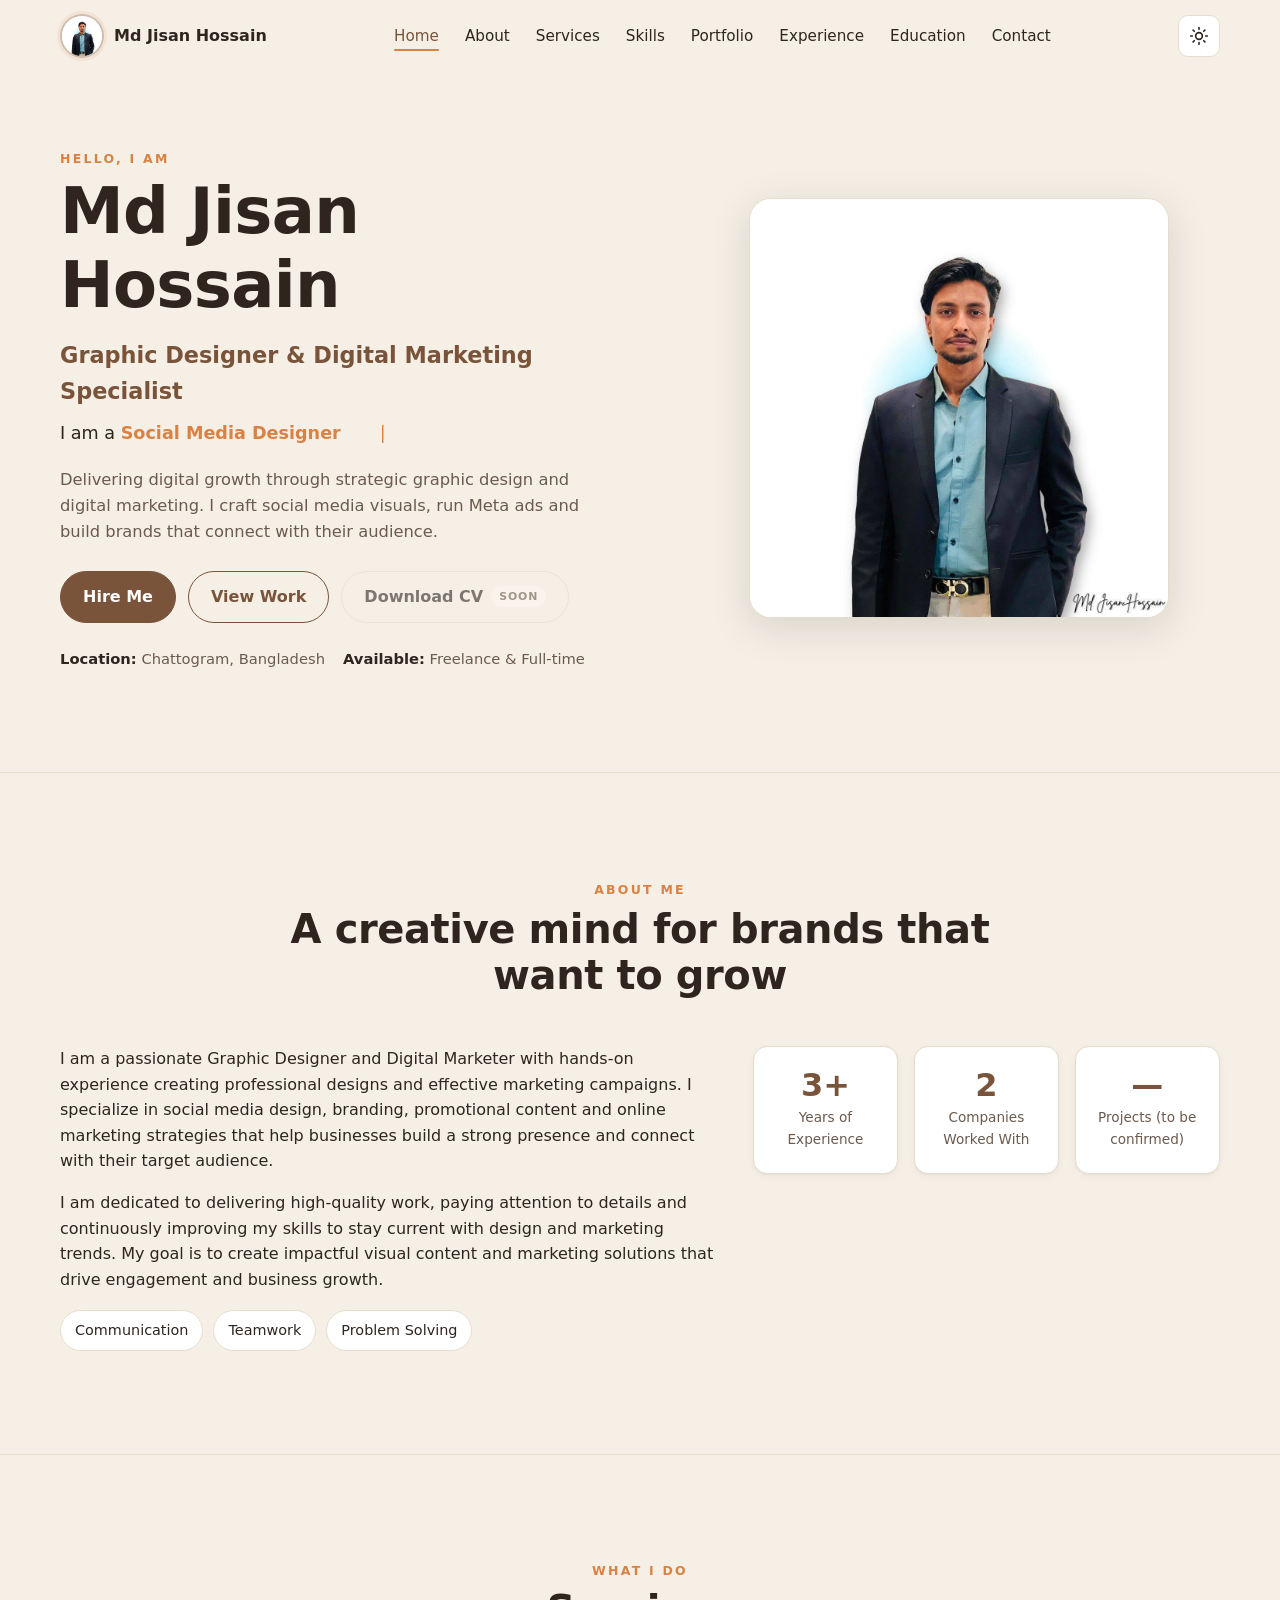
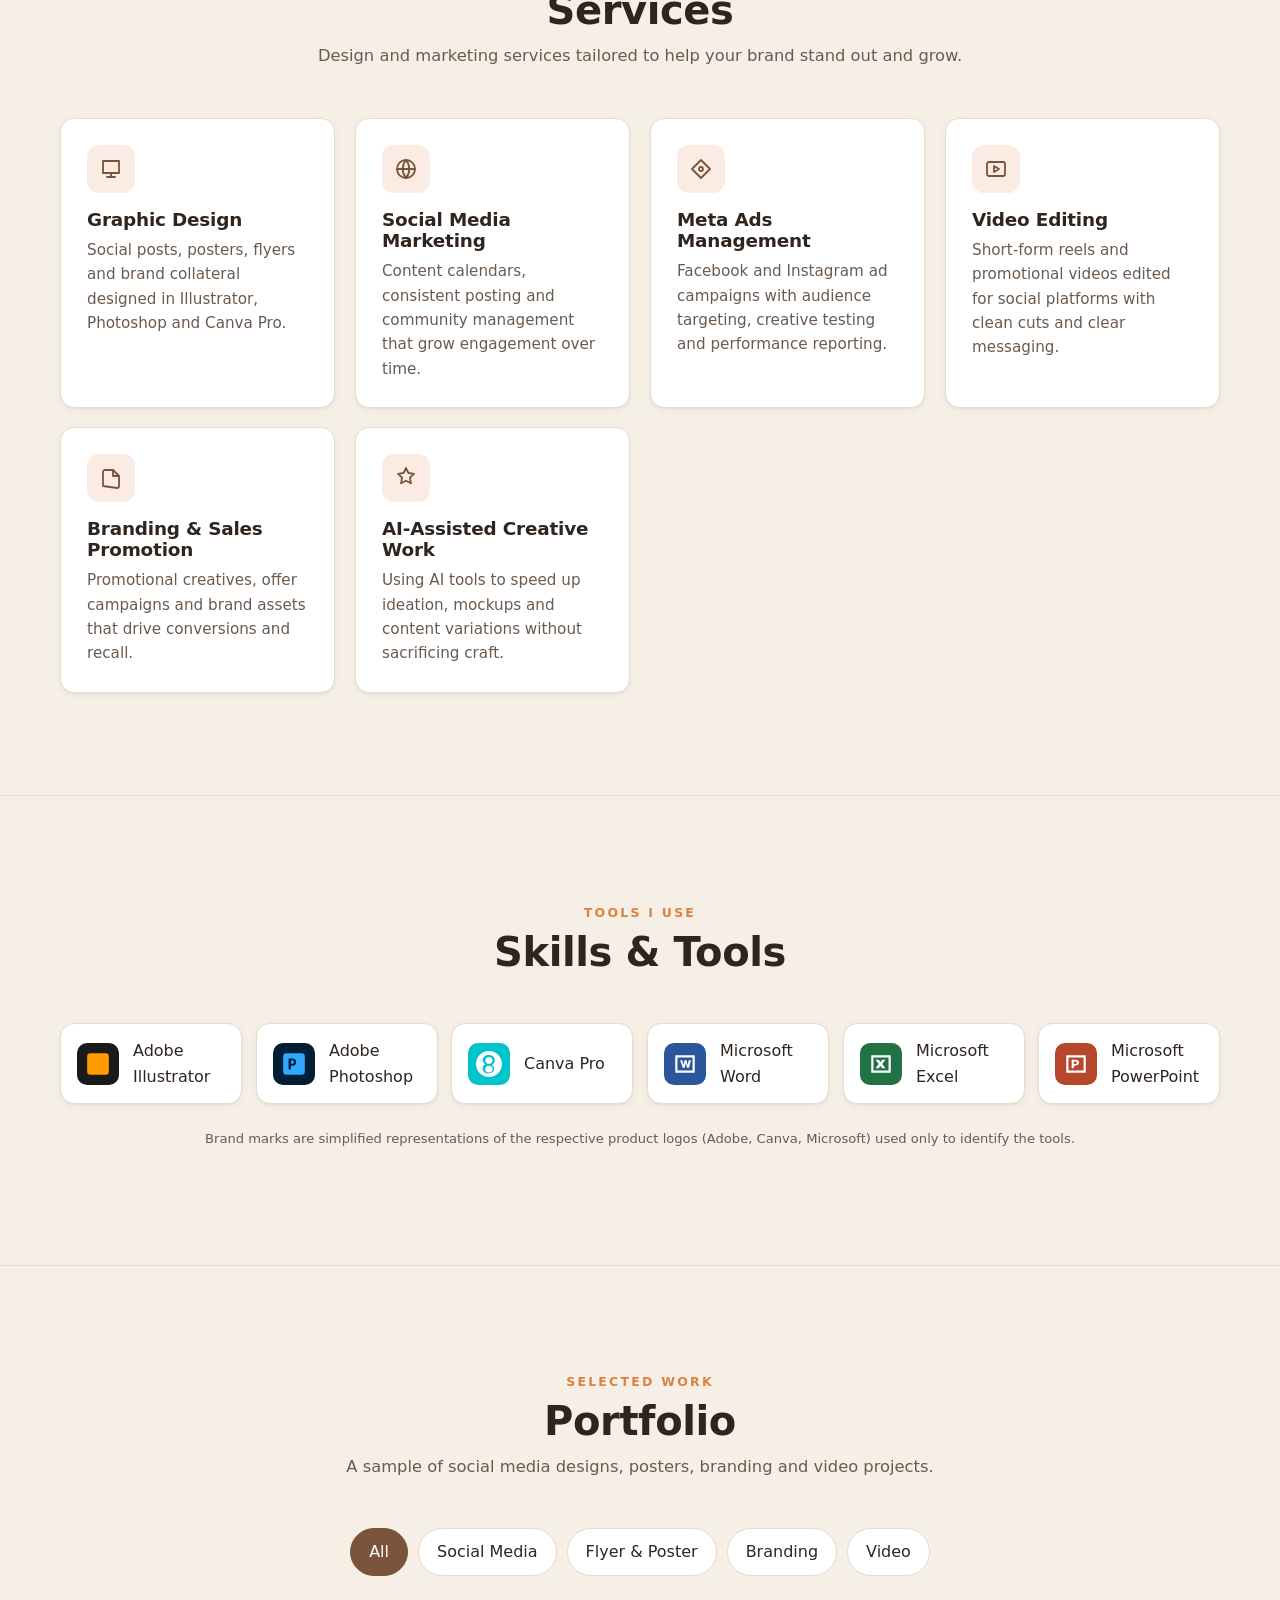
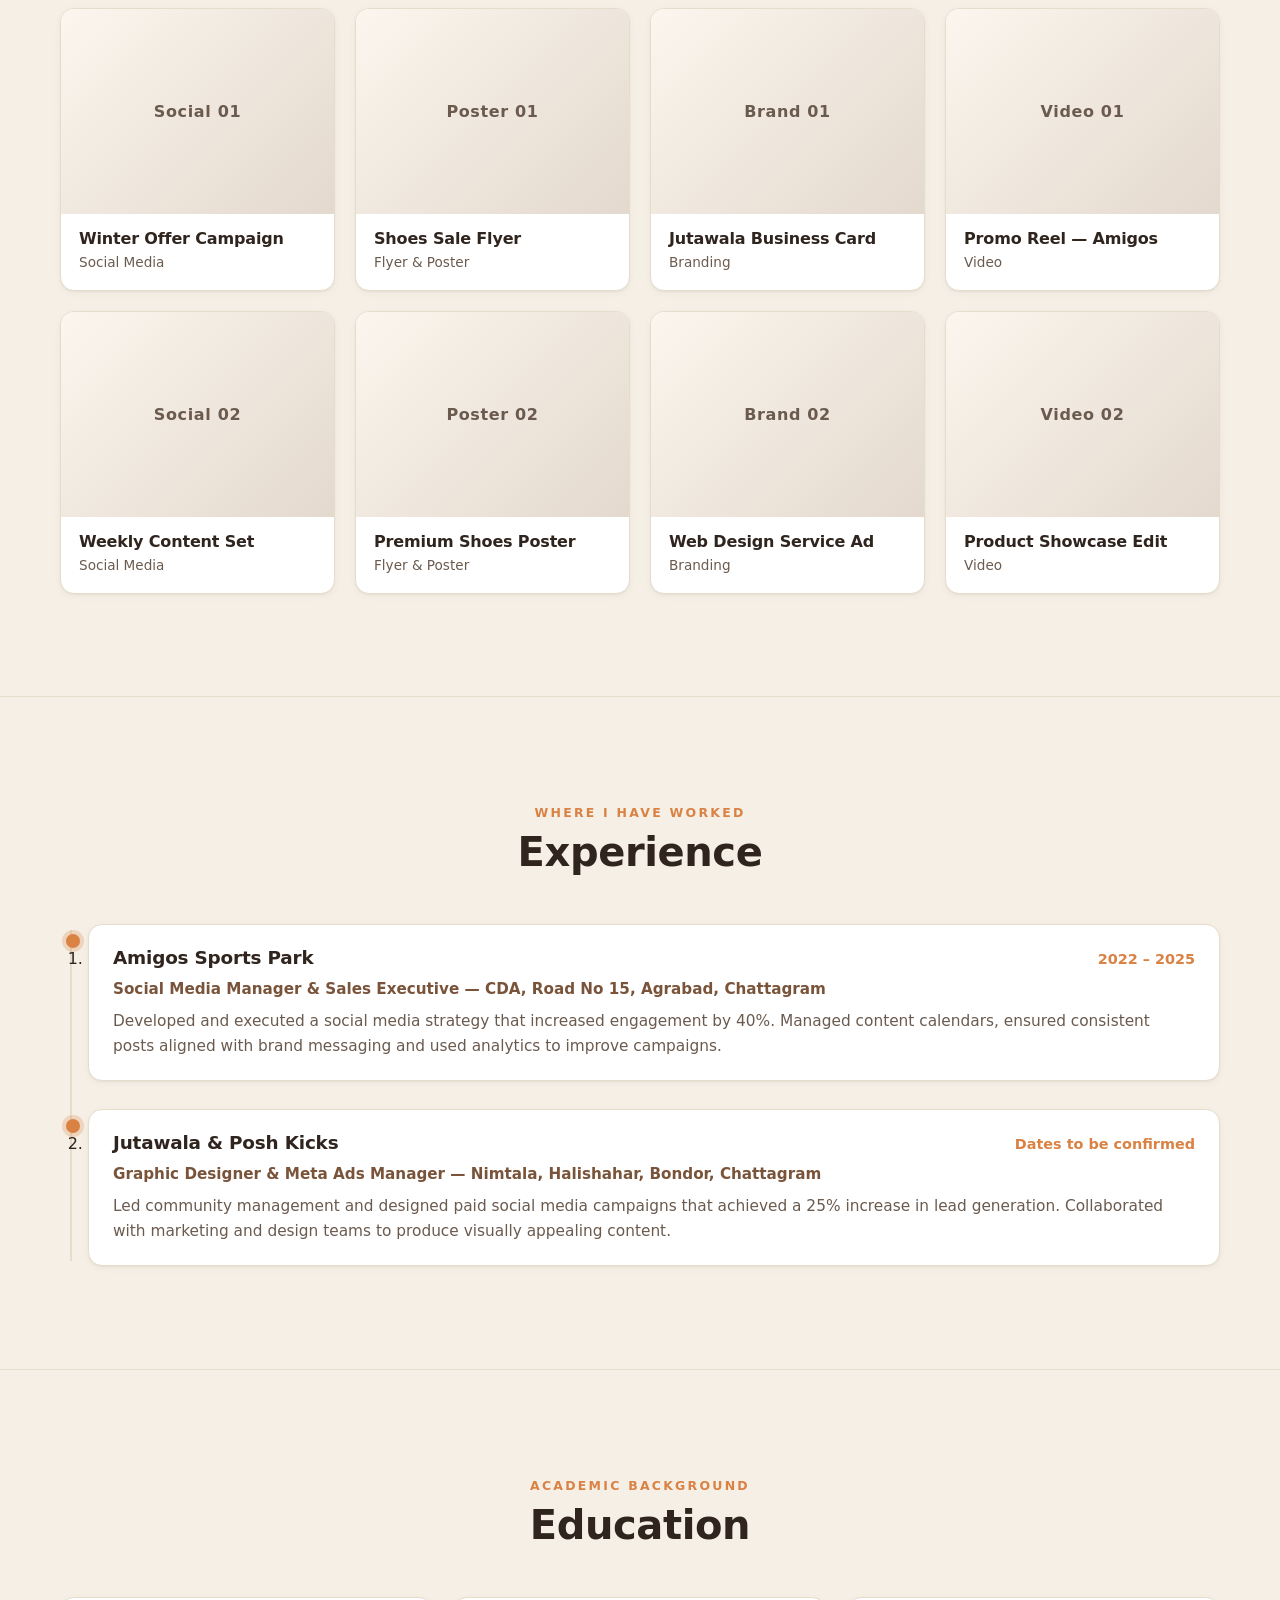
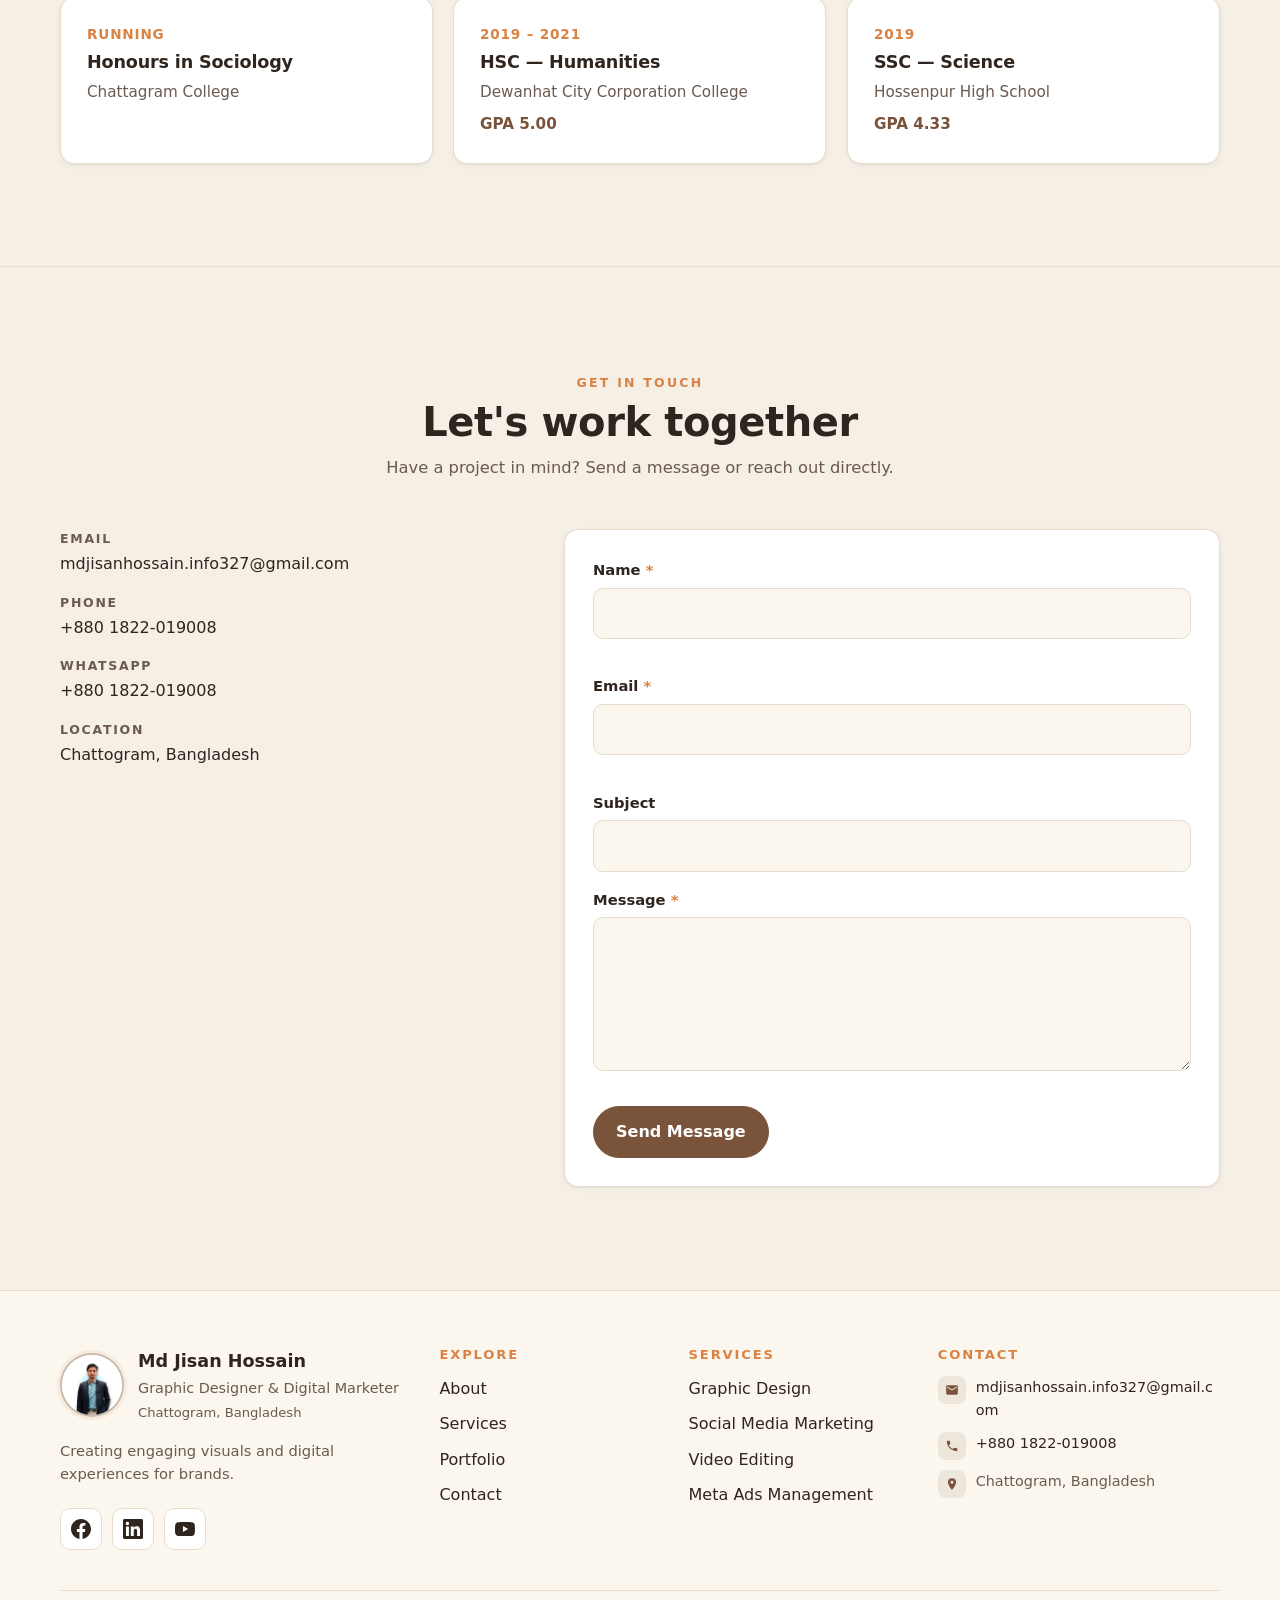
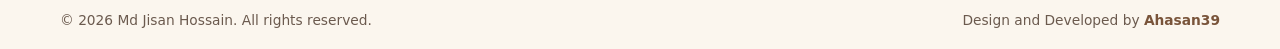
<file: index.html>
<!DOCTYPE html>
<html lang="en" data-theme="light">
<head>
  <meta charset="UTF-8" />
  <meta name="viewport" content="width=device-width, initial-scale=1.0" />
  <meta name="description" content="Md Jisan Hossain — Graphic Designer and Digital Marketing Specialist based in Chattogram, Bangladesh. Social media design, Meta Ads, branding and video editing." />
  <meta name="theme-color" content="#79543A" />
  <meta name="robots" content="index, follow" />

  <meta property="og:type" content="website" />
  <meta property="og:title" content="Md Jisan Hossain — Graphic Designer & Digital Marketing Specialist" />
  <meta property="og:description" content="Portfolio of Md Jisan Hossain. Social media design, Meta Ads, branding and video editing." />
  <meta property="og:image" content="assets/images/og-image-placeholder.svg" />
  <meta property="og:locale" content="en_US" />

  <meta name="twitter:card" content="summary_large_image" />
  <meta name="twitter:title" content="Md Jisan Hossain — Portfolio" />
  <meta name="twitter:description" content="Graphic Designer & Digital Marketing Specialist." />
  <meta name="twitter:image" content="assets/images/og-image-placeholder.svg" />

  <link rel="icon" type="image/svg+xml" href="assets/icons/favicon.svg" />
  <link rel="stylesheet" href="css/style.css" />

  <title>Md Jisan Hossain — Graphic Designer & Digital Marketing Specialist</title>

  <!-- Flash-of-wrong-theme prevention: must run before body paints -->
  <script>
    (function () {
      try {
        var saved = localStorage.getItem("theme");
        var sys = window.matchMedia && window.matchMedia("(prefers-color-scheme: dark)").matches;
        var theme = saved || (sys ? "dark" : "light");
        document.documentElement.setAttribute("data-theme", theme);
      } catch (e) {}
    })();
  </script>

  <script type="application/ld+json">
  {
    "@context": "https://schema.org",
    "@type": "Person",
    "name": "Md Jisan Hossain",
    "jobTitle": "Graphic Designer & Digital Marketing Specialist",
    "worksFor": [
      { "@type": "Organization", "name": "Amigos Sports Park" },
      { "@type": "Organization", "name": "Jutawala & Posh Kicks" }
    ],
    "address": {
      "@type": "PostalAddress",
      "addressLocality": "Chattogram",
      "addressCountry": "BD"
    },
    "knowsAbout": [
      "Graphic Design",
      "Social Media Marketing",
      "Meta Ads",
      "Video Editing",
      "Branding"
    ]
  }
  </script>
</head>
<body>
  <a class="skip-link" href="#main">Skip to main content</a>

  <!-- ========== NAVBAR ========== -->
  <header class="site-header" id="siteHeader">
    <div class="container nav-wrap">
      <a href="#home" class="brand" aria-label="Md Jisan Hossain — Home">
        <img
          src="assets/images/jisan-portrait.jpg"
          alt="Md Jisan Hossain portrait"
          class="brand-avatar"
          width="44" height="44"
          loading="eager" decoding="async"
          onerror="this.replaceWith(Object.assign(document.createElement('span'),{className:'brand-mark',textContent:'JH','ariaHidden':'true'}))"
        />
        <span class="brand-text">Md Jisan Hossain</span>
      </a>

      <nav class="nav" id="primaryNav" aria-label="Primary">
        <ul class="nav-list">
          <li><a href="#home" class="nav-link is-active">Home</a></li>
          <li><a href="#about" class="nav-link">About</a></li>
          <li><a href="#services" class="nav-link">Services</a></li>
          <li><a href="#skills" class="nav-link">Skills</a></li>
          <li><a href="#portfolio" class="nav-link">Portfolio</a></li>
          <li><a href="#experience" class="nav-link">Experience</a></li>
          <li><a href="#education" class="nav-link">Education</a></li>
          <li><a href="#contact" class="nav-link">Contact</a></li>
        </ul>
      </nav>

      <div class="nav-actions">
        <button class="theme-toggle" id="themeToggle" type="button" aria-label="Switch to dark theme" aria-pressed="false">
          <svg class="icon icon-sun" viewBox="0 0 24 24" aria-hidden="true"><circle cx="12" cy="12" r="4"/><path d="M12 2v2M12 20v2M4.93 4.93l1.41 1.41M17.66 17.66l1.41 1.41M2 12h2M20 12h2M4.93 19.07l1.41-1.41M17.66 6.34l1.41-1.41"/></svg>
          <svg class="icon icon-moon" viewBox="0 0 24 24" aria-hidden="true"><path d="M21 12.79A9 9 0 1 1 11.21 3 7 7 0 0 0 21 12.79z"/></svg>
        </button>

        <button class="menu-toggle" id="menuToggle" type="button" aria-label="Open menu" aria-expanded="false" aria-controls="primaryNav">
          <span></span><span></span><span></span>
        </button>
      </div>
    </div>
  </header>

  <main id="main">
    <!-- ========== HERO ========== -->
    <section class="section hero" id="home">
      <div class="container hero-grid">
        <div class="hero-text reveal">
          <p class="eyebrow">Hello, I am</p>
          <h1 class="hero-name">Md Jisan Hossain</h1>
          <p class="hero-title">Graphic Designer &amp; Digital Marketing Specialist</p>
          <p class="hero-role">
            I am a
            <span class="typed-text" id="typedText" data-roles='["Social Media Designer","Meta Ads Specialist","Video Editor","Brand Promoter"]'>Social Media Designer</span><span class="typed-caret" aria-hidden="true">|</span>
          </p>
          <p class="hero-desc">
            Delivering digital growth through strategic graphic design and digital marketing. I craft social media visuals, run Meta ads and build brands that connect with their audience.
          </p>
          <div class="hero-cta">
            <a href="#contact" class="btn btn-primary">Hire Me</a>
            <a href="#portfolio" class="btn btn-outline">View Work</a>
            <a href="#" class="btn btn-ghost is-disabled" aria-disabled="true" title="CV coming soon" data-cv-link>
              Download CV
              <span class="badge-soft">soon</span>
            </a>
          </div>
          <ul class="hero-meta">
            <li><strong>Location:</strong> Chattogram, Bangladesh</li>
            <li><strong>Available:</strong> Freelance &amp; Full-time</li>
          </ul>
        </div>

        <div class="hero-visual reveal">
          <div class="portrait-frame">
            <div class="portrait-glow" aria-hidden="true"></div>
            <img
              src="assets/images/jisan-portrait.jpg"
              alt="Portrait of Md Jisan Hossain"
              class="portrait-img"
              width="520" height="520"
              loading="eager"
              decoding="async"
            />
          </div>
        </div>
      </div>
    </section>

    <!-- ========== ABOUT ========== -->
    <section class="section about" id="about">
      <div class="container">
        <header class="section-head reveal">
          <p class="eyebrow">About Me</p>
          <h2 class="section-title">A creative mind for brands that want to grow</h2>
        </header>

        <div class="about-grid">
          <div class="about-copy reveal">
            <p>
              I am a passionate Graphic Designer and Digital Marketer with hands-on experience creating professional designs and effective marketing campaigns. I specialize in social media design, branding, promotional content and online marketing strategies that help businesses build a strong presence and connect with their target audience.
            </p>
            <p>
              I am dedicated to delivering high-quality work, paying attention to details and continuously improving my skills to stay current with design and marketing trends. My goal is to create impactful visual content and marketing solutions that drive engagement and business growth.
            </p>

            <ul class="chip-row" aria-label="Soft skills">
              <li class="chip">Communication</li>
              <li class="chip">Teamwork</li>
              <li class="chip">Problem Solving</li>
            </ul>
          </div>

          <aside class="about-stats reveal" aria-label="Key stats">
            <div class="stat">
              <div class="stat-value" data-count-to="3" data-count-suffix="+">0</div>
              <div class="stat-label">Years of Experience</div>
            </div>
            <div class="stat">
              <div class="stat-value" data-count-to="2">0</div>
              <div class="stat-label">Companies Worked With</div>
            </div>
            <div class="stat">
              <div class="stat-value">—</div>
              <div class="stat-label">Projects (to be confirmed)</div>
            </div>
          </aside>
        </div>
      </div>
    </section>

    <!-- ========== SERVICES ========== -->
    <section class="section services" id="services">
      <div class="container">
        <header class="section-head reveal">
          <p class="eyebrow">What I Do</p>
          <h2 class="section-title">Services</h2>
          <p class="section-sub">Design and marketing services tailored to help your brand stand out and grow.</p>
        </header>

        <div class="card-grid">
          <article class="card service-card reveal">
            <div class="card-icon" aria-hidden="true">
              <svg viewBox="0 0 24 24"><path d="M4 4h16v12H4z"/><path d="M8 20h8M12 16v4"/></svg>
            </div>
            <h3>Graphic Design</h3>
            <p>Social posts, posters, flyers and brand collateral designed in Illustrator, Photoshop and Canva Pro.</p>
          </article>

          <article class="card service-card reveal">
            <div class="card-icon" aria-hidden="true">
              <svg viewBox="0 0 24 24"><circle cx="12" cy="12" r="9"/><path d="M3 12h18M12 3a14 14 0 0 1 0 18M12 3a14 14 0 0 0 0 18"/></svg>
            </div>
            <h3>Social Media Marketing</h3>
            <p>Content calendars, consistent posting and community management that grow engagement over time.</p>
          </article>

          <article class="card service-card reveal">
            <div class="card-icon" aria-hidden="true">
              <svg viewBox="0 0 24 24"><path d="M3 12l9-9 9 9-9 9z"/><circle cx="12" cy="12" r="2"/></svg>
            </div>
            <h3>Meta Ads Management</h3>
            <p>Facebook and Instagram ad campaigns with audience targeting, creative testing and performance reporting.</p>
          </article>

          <article class="card service-card reveal">
            <div class="card-icon" aria-hidden="true">
              <svg viewBox="0 0 24 24"><rect x="3" y="5" width="18" height="14" rx="2"/><path d="M10 9l5 3-5 3z"/></svg>
            </div>
            <h3>Video Editing</h3>
            <p>Short-form reels and promotional videos edited for social platforms with clean cuts and clear messaging.</p>
          </article>

          <article class="card service-card reveal">
            <div class="card-icon" aria-hidden="true">
              <svg viewBox="0 0 24 24"><path d="M4 20V6a2 2 0 0 1 2-2h8l6 6v10a2 2 0 0 1-2 2z"/><path d="M14 4v6h6"/></svg>
            </div>
            <h3>Branding &amp; Sales Promotion</h3>
            <p>Promotional creatives, offer campaigns and brand assets that drive conversions and recall.</p>
          </article>

          <article class="card service-card reveal">
            <div class="card-icon" aria-hidden="true">
              <svg viewBox="0 0 24 24"><path d="M12 2l2.4 5 5.6.8-4 3.9.9 5.6L12 14.8 7.1 17.3 8 11.7 4 7.8 9.6 7z"/></svg>
            </div>
            <h3>AI-Assisted Creative Work</h3>
            <p>Using AI tools to speed up ideation, mockups and content variations without sacrificing craft.</p>
          </article>
        </div>
      </div>
    </section>

    <!-- ========== SKILLS / TOOLS ========== -->
    <section class="section skills" id="skills">
      <div class="container">
        <header class="section-head reveal">
          <p class="eyebrow">Tools I Use</p>
          <h2 class="section-title">Skills &amp; Tools</h2>
        </header>

        <ul class="tool-grid" role="list">
          <li class="tool reveal">
            <span class="tool-badge" style="--brand-bg:#1A1A1A;--brand-fg:#FF9A00" aria-hidden="true">
              <svg viewBox="0 0 24 24" fill="currentColor"><path d="M9.6 10.4l1 2.8h-2zM12.7 15.9h-3.4l-.8 2H6l3.8-9.6h2.4l3.8 9.6h-2.4l-.9-2zM4.615 2h14.77C20.822 2 22 3.178 22 4.615v14.77C22 20.822 20.822 22 19.385 22H4.615C3.178 22 2 20.822 2 19.385V4.615C2 3.178 3.178 2 4.615 2z"/></svg>
            </span>
            <span class="tool-name">Adobe Illustrator</span>
          </li>
          <li class="tool reveal">
            <span class="tool-badge" style="--brand-bg:#001E36;--brand-fg:#31A8FF" aria-hidden="true">
              <svg viewBox="0 0 24 24" fill="currentColor"><path d="M4.615 2h14.77C20.822 2 22 3.178 22 4.615v14.77C22 20.822 20.822 22 19.385 22H4.615C3.178 22 2 20.822 2 19.385V4.615C2 3.178 3.178 2 4.615 2zM7 7v10h2.1v-3.4h1.6c1.9 0 3.3-1.1 3.3-3.3 0-2-1.3-3.3-3.3-3.3H7zm2.1 1.8h1.5c.8 0 1.3.5 1.3 1.5s-.5 1.5-1.3 1.5H9.1V8.8zM17 10.6c-.6 0-1 .3-1 .8s.3.7 1.1.9c1.5.3 2.2.9 2.2 2.1 0 1.4-1 2.2-2.7 2.2-1 0-1.9-.3-2.5-.8V13.9c.6.4 1.5.8 2.4.8.7 0 1-.2 1-.6 0-.3-.3-.6-1.1-.8-1.5-.3-2.1-1-2.1-2.1 0-1.3 1-2.2 2.6-2.2.9 0 1.6.2 2.2.6v1.7c-.6-.4-1.4-.7-2.1-.7z"/></svg>
            </span>
            <span class="tool-name">Adobe Photoshop</span>
          </li>
          <li class="tool reveal">
            <span class="tool-badge" style="--brand-bg:#00C4CC;--brand-fg:#FFFFFF" aria-hidden="true">
              <svg viewBox="0 0 24 24" fill="currentColor"><path d="M12 0C5.385 0 0 5.385 0 12s5.385 12 12 12 12-5.385 12-12S18.615 0 12 0zm0 3.6c3.33 0 5.35 2.08 5.35 4.96 0 2.1-1.14 3.56-2.71 4.49 1.38.63 2.18 1.85 2.18 3.44 0 2.46-2.03 4.27-5.25 4.27-3.11 0-5.47-1.86-5.47-4.64 0-1.76.98-3.14 2.56-3.8-1.49-.9-2.46-2.3-2.46-4.1C6.2 5.52 8.5 3.6 12 3.6zm0 1.9c-2 0-3.26 1.28-3.26 3.17 0 1.87 1.3 3.14 3.26 3.14 1.96 0 3.21-1.27 3.21-3.14 0-1.9-1.25-3.17-3.21-3.17zm0 8.1c-2.14 0-3.4 1.34-3.4 3.14 0 1.84 1.37 3.03 3.4 3.03 2.03 0 3.4-1.19 3.4-3.03 0-1.8-1.26-3.14-3.4-3.14z"/></svg>
            </span>
            <span class="tool-name">Canva Pro</span>
          </li>
          <li class="tool reveal">
            <span class="tool-badge" style="--brand-bg:#2B579A;--brand-fg:#FFFFFF" aria-hidden="true">
              <svg viewBox="0 0 24 24" fill="currentColor"><path d="M3 4h18v16H3V4zm2 2v12h14V6H5zm2.5 2.5h2L10.6 13l1-4.5h1.8l1 4.5 1.1-4.5h2L15.6 15.5h-1.8l-1-4.6-1 4.6H9.9L7.5 8.5z"/></svg>
            </span>
            <span class="tool-name">Microsoft Word</span>
          </li>
          <li class="tool reveal">
            <span class="tool-badge" style="--brand-bg:#217346;--brand-fg:#FFFFFF" aria-hidden="true">
              <svg viewBox="0 0 24 24" fill="currentColor"><path d="M3 4h18v16H3V4zm2 2v12h14V6H5zm2 2h3.1l1.4 2.4L13 8h3l-2.9 4L16 16h-3l-1.5-2.5L10 16H7l2.9-4L7 8z"/></svg>
            </span>
            <span class="tool-name">Microsoft Excel</span>
          </li>
          <li class="tool reveal">
            <span class="tool-badge" style="--brand-bg:#B7472A;--brand-fg:#FFFFFF" aria-hidden="true">
              <svg viewBox="0 0 24 24" fill="currentColor"><path d="M3 4h18v16H3V4zm2 2v12h14V6H5zm3 2h3.6c2 0 3.2 1 3.2 2.7 0 1.8-1.3 2.8-3.3 2.8H10v2.5H8V8zm2 1.6v2.3h1.4c.9 0 1.4-.4 1.4-1.2 0-.8-.5-1.1-1.4-1.1H10z"/></svg>
            </span>
            <span class="tool-name">Microsoft PowerPoint</span>
          </li>
        </ul>
        <p class="skills-note">Brand marks are simplified representations of the respective product logos (Adobe, Canva, Microsoft) used only to identify the tools.</p>
      </div>
    </section>

    <!-- ========== PORTFOLIO ========== -->
    <section class="section portfolio" id="portfolio">
      <div class="container">
        <header class="section-head reveal">
          <p class="eyebrow">Selected Work</p>
          <h2 class="section-title">Portfolio</h2>
          <p class="section-sub">A sample of social media designs, posters, branding and video projects.</p>
        </header>

        <div class="filter-bar" role="tablist" aria-label="Portfolio filters">
          <button class="filter is-active" role="tab" aria-selected="true" data-filter="all">All</button>
          <button class="filter" role="tab" aria-selected="false" data-filter="social">Social Media</button>
          <button class="filter" role="tab" aria-selected="false" data-filter="poster">Flyer &amp; Poster</button>
          <button class="filter" role="tab" aria-selected="false" data-filter="branding">Branding</button>
          <button class="filter" role="tab" aria-selected="false" data-filter="video">Video</button>
        </div>

        <div class="portfolio-grid" id="portfolioGrid">
          <figure class="work reveal" data-category="social">
            <button type="button" class="work-trigger" data-title="Winter Offer Campaign" data-cat="Social Media"><div class="work-media"><span class="work-placeholder" aria-hidden="true">Social 01</span></div></button>
            <figcaption><h3>Winter Offer Campaign</h3><p>Social Media</p></figcaption>
          </figure>
          <figure class="work reveal" data-category="poster">
            <button type="button" class="work-trigger" data-title="Shoes Sale Flyer" data-cat="Flyer &amp; Poster"><div class="work-media"><span class="work-placeholder" aria-hidden="true">Poster 01</span></div></button>
            <figcaption><h3>Shoes Sale Flyer</h3><p>Flyer &amp; Poster</p></figcaption>
          </figure>
          <figure class="work reveal" data-category="branding">
            <button type="button" class="work-trigger" data-title="Jutawala Business Card" data-cat="Branding"><div class="work-media"><span class="work-placeholder" aria-hidden="true">Brand 01</span></div></button>
            <figcaption><h3>Jutawala Business Card</h3><p>Branding</p></figcaption>
          </figure>
          <figure class="work reveal" data-category="video">
            <button type="button" class="work-trigger" data-title="Promo Reel — Amigos" data-cat="Video"><div class="work-media"><span class="work-placeholder" aria-hidden="true">Video 01</span></div></button>
            <figcaption><h3>Promo Reel — Amigos</h3><p>Video</p></figcaption>
          </figure>
          <figure class="work reveal" data-category="social">
            <button type="button" class="work-trigger" data-title="Weekly Content Set" data-cat="Social Media"><div class="work-media"><span class="work-placeholder" aria-hidden="true">Social 02</span></div></button>
            <figcaption><h3>Weekly Content Set</h3><p>Social Media</p></figcaption>
          </figure>
          <figure class="work reveal" data-category="poster">
            <button type="button" class="work-trigger" data-title="Premium Shoes Poster" data-cat="Flyer &amp; Poster"><div class="work-media"><span class="work-placeholder" aria-hidden="true">Poster 02</span></div></button>
            <figcaption><h3>Premium Shoes Poster</h3><p>Flyer &amp; Poster</p></figcaption>
          </figure>
          <figure class="work reveal" data-category="branding">
            <button type="button" class="work-trigger" data-title="Web Design Service Ad" data-cat="Branding"><div class="work-media"><span class="work-placeholder" aria-hidden="true">Brand 02</span></div></button>
            <figcaption><h3>Web Design Service Ad</h3><p>Branding</p></figcaption>
          </figure>
          <figure class="work reveal" data-category="video">
            <button type="button" class="work-trigger" data-title="Product Showcase Edit" data-cat="Video"><div class="work-media"><span class="work-placeholder" aria-hidden="true">Video 02</span></div></button>
            <figcaption><h3>Product Showcase Edit</h3><p>Video</p></figcaption>
          </figure>
        </div>
        <p class="portfolio-empty" id="portfolioEmpty" hidden>No items in this category yet.</p>
      </div>
    </section>

    <!-- ========== EXPERIENCE ========== -->
    <section class="section experience" id="experience">
      <div class="container">
        <header class="section-head reveal">
          <p class="eyebrow">Where I Have Worked</p>
          <h2 class="section-title">Experience</h2>
        </header>

        <ol class="timeline">
          <li class="timeline-item reveal">
            <div class="timeline-dot" aria-hidden="true"></div>
            <div class="timeline-card">
              <div class="timeline-head">
                <h3>Amigos Sports Park</h3>
                <span class="timeline-period">2022 – 2025</span>
              </div>
              <p class="timeline-role">Social Media Manager &amp; Sales Executive — CDA, Road No 15, Agrabad, Chattagram</p>
              <p>Developed and executed a social media strategy that increased engagement by 40%. Managed content calendars, ensured consistent posts aligned with brand messaging and used analytics to improve campaigns.</p>
            </div>
          </li>

          <li class="timeline-item reveal">
            <div class="timeline-dot" aria-hidden="true"></div>
            <div class="timeline-card">
              <div class="timeline-head">
                <h3>Jutawala &amp; Posh Kicks</h3>
                <span class="timeline-period">Dates to be confirmed</span>
              </div>
              <p class="timeline-role">Graphic Designer &amp; Meta Ads Manager — Nimtala, Halishahar, Bondor, Chattagram</p>
              <p>Led community management and designed paid social media campaigns that achieved a 25% increase in lead generation. Collaborated with marketing and design teams to produce visually appealing content.</p>
            </div>
          </li>
        </ol>
      </div>
    </section>

    <!-- ========== EDUCATION ========== -->
    <section class="section education" id="education">
      <div class="container">
        <header class="section-head reveal">
          <p class="eyebrow">Academic Background</p>
          <h2 class="section-title">Education</h2>
        </header>

        <div class="card-grid edu-grid">
          <article class="card edu-card reveal">
            <p class="edu-year">Running</p>
            <h3>Honours in Sociology</h3>
            <p>Chattagram College</p>
          </article>
          <article class="card edu-card reveal">
            <p class="edu-year">2019 – 2021</p>
            <h3>HSC — Humanities</h3>
            <p>Dewanhat City Corporation College</p>
            <p class="edu-gpa">GPA 5.00</p>
          </article>
          <article class="card edu-card reveal">
            <p class="edu-year">2019</p>
            <h3>SSC — Science</h3>
            <p>Hossenpur High School</p>
            <p class="edu-gpa">GPA 4.33</p>
          </article>
        </div>
      </div>
    </section>

    <!-- ========== CONTACT ========== -->
    <section class="section contact" id="contact">
      <div class="container">
        <header class="section-head reveal">
          <p class="eyebrow">Get In Touch</p>
          <h2 class="section-title">Let's work together</h2>
          <p class="section-sub">Have a project in mind? Send a message or reach out directly.</p>
        </header>

        <div class="contact-grid">
          <aside class="contact-info reveal" aria-label="Contact details">
            <ul>
              <li>
                <span class="info-label">Email</span>
                <a href="mailto:mdjisanhossain.info327@gmail.com">mdjisanhossain.info327@gmail.com</a>
              </li>
              <li>
                <span class="info-label">Phone</span>
                <a href="tel:+8801822019008">+880 1822-019008</a>
              </li>
              <li>
                <span class="info-label">WhatsApp</span>
                <a href="https://wa.me/8801822019008" rel="noopener noreferrer" target="_blank">+880 1822-019008</a>
              </li>
              <li>
                <span class="info-label">Location</span>
                <span>Chattogram, Bangladesh</span>
              </li>
            </ul>

            <ul class="social-row" id="socialRow" aria-label="Social profiles">
              <!-- Rendered by main.js from config; items with no URL are hidden -->
            </ul>
          </aside>

          <form class="contact-form card reveal" id="contactForm" novalidate>
            <div class="field">
              <label for="cf-name">Name <span class="req" aria-hidden="true">*</span></label>
              <input id="cf-name" name="name" type="text" required autocomplete="name" aria-describedby="cf-name-msg" />
              <small class="field-msg" id="cf-name-msg" data-for="cf-name"></small>
            </div>
            <div class="field">
              <label for="cf-email">Email <span class="req" aria-hidden="true">*</span></label>
              <input id="cf-email" name="email" type="email" required autocomplete="email" aria-describedby="cf-email-msg" />
              <small class="field-msg" id="cf-email-msg" data-for="cf-email"></small>
            </div>
            <div class="field">
              <label for="cf-subject">Subject</label>
              <input id="cf-subject" name="subject" type="text" />
            </div>
            <div class="field">
              <label for="cf-message">Message <span class="req" aria-hidden="true">*</span></label>
              <textarea id="cf-message" name="message" rows="5" required aria-describedby="cf-message-msg"></textarea>
              <small class="field-msg" id="cf-message-msg" data-for="cf-message"></small>
            </div>
            <div class="form-footer">
              <button type="submit" class="btn btn-primary">Send Message</button>
              <p class="form-status" id="formStatus" role="status" aria-live="polite"></p>
            </div>
          </form>
        </div>
      </div>
    </section>
  </main>

  <!-- ========== FOOTER ========== -->
  <footer class="site-footer">
    <div class="container">
      <div class="footer-top">
        <div class="footer-profile">
          <div class="footer-profile-head">
            <img
              src="assets/images/jisan-portrait.jpg"
              alt=""
              class="footer-avatar"
              width="64" height="64"
              loading="lazy" decoding="async"
            />
            <div>
              <p class="footer-name">Md Jisan Hossain</p>
              <p class="footer-tag">Graphic Designer &amp; Digital Marketer</p>
              <p class="footer-location">Chattogram, Bangladesh</p>
            </div>
          </div>
          <p class="footer-desc">Creating engaging visuals and digital experiences for brands.</p>
          <!-- Profile social icons (Facebook, LinkedIn, YouTube).
               Filled by js/main.js. URLs fall back to "#" placeholders
               until real profile links are configured in js/config.js. -->
          <ul class="social-row footer-social" id="socialRowFooter" aria-label="Social profiles"></ul>
        </div>

        <nav class="footer-col" aria-label="Quick navigation">
          <h3 class="footer-h">Explore</h3>
          <ul class="footer-nav">
            <li><a href="#about">About</a></li>
            <li><a href="#services">Services</a></li>
            <li><a href="#portfolio">Portfolio</a></li>
            <li><a href="#contact">Contact</a></li>
          </ul>
        </nav>

        <nav class="footer-col" aria-label="Services">
          <h3 class="footer-h">Services</h3>
          <ul class="footer-nav">
            <li><a href="#services">Graphic Design</a></li>
            <li><a href="#services">Social Media Marketing</a></li>
            <li><a href="#services">Video Editing</a></li>
            <li><a href="#services">Meta Ads Management</a></li>
          </ul>
        </nav>

        <div class="footer-col footer-contact">
          <h3 class="footer-h">Contact</h3>
          <ul class="footer-contact-list">
            <li>
              <span class="footer-contact-icon" aria-hidden="true">
                <svg viewBox="0 0 24 24"><path fill="currentColor" d="M20 4H4a2 2 0 0 0-2 2v12a2 2 0 0 0 2 2h16a2 2 0 0 0 2-2V6a2 2 0 0 0-2-2zm0 4-8 5-8-5V6l8 5 8-5z"/></svg>
              </span>
              <a href="mailto:mdjisanhossain.info327@gmail.com">mdjisanhossain.info327@gmail.com</a>
            </li>
            <li>
              <span class="footer-contact-icon" aria-hidden="true">
                <svg viewBox="0 0 24 24"><path fill="currentColor" d="M20 15.5c-1.2 0-2.4-.2-3.6-.6a1 1 0 0 0-1 .2l-2.2 2.2a15 15 0 0 1-6.6-6.6L8.8 8.5a1 1 0 0 0 .2-1A11.4 11.4 0 0 1 8.5 4a1 1 0 0 0-1-1H4a1 1 0 0 0-1 1 17 17 0 0 0 17 17 1 1 0 0 0 1-1v-3.5a1 1 0 0 0-1-1z"/></svg>
              </span>
              <a href="tel:+8801822019008">+880 1822-019008</a>
            </li>
            <li>
              <span class="footer-contact-icon" aria-hidden="true">
                <svg viewBox="0 0 24 24"><path fill="currentColor" d="M12 2a7 7 0 0 0-7 7c0 5 7 13 7 13s7-8 7-13a7 7 0 0 0-7-7zm0 9.5A2.5 2.5 0 1 1 12 6.5a2.5 2.5 0 0 1 0 5z"/></svg>
              </span>
              <span>Chattogram, Bangladesh</span>
            </li>
          </ul>
        </div>
      </div>

      <div class="footer-bottom">
        <p class="footer-copy">&copy; <span id="year">2026</span> Md Jisan Hossain. All rights reserved.</p>
        <p class="footer-credit">Design and Developed by <a href="https://ahasan39.github.io/" target="_blank" rel="noopener noreferrer">Ahasan39</a></p>
      </div>
    </div>

    <button class="to-top" id="toTop" type="button" aria-label="Back to top">
      <svg viewBox="0 0 24 24" aria-hidden="true"><path d="M12 5l-7 7h4v7h6v-7h4z"/></svg>
    </button>
  </footer>

  <!-- ========== LIGHTBOX ========== -->
  <div class="lightbox" id="lightbox" role="dialog" aria-modal="true" aria-labelledby="lightboxTitle" aria-hidden="true" hidden>
    <div class="lightbox-backdrop" data-lb-close></div>
    <div class="lightbox-panel" role="document">
      <button type="button" class="lightbox-close" id="lightboxClose" aria-label="Close">
        <svg viewBox="0 0 24 24" aria-hidden="true"><path d="M6 6l12 12M18 6l-12 12" stroke="currentColor" stroke-width="2" fill="none" stroke-linecap="round"/></svg>
      </button>
      <div class="lightbox-media" id="lightboxMedia" aria-hidden="true"></div>
      <div class="lightbox-caption">
        <h3 id="lightboxTitle">Portfolio item</h3>
        <p id="lightboxCat"></p>
        <p class="lightbox-note">Preview placeholder — real artwork will be added when supplied by the client.</p>
      </div>
    </div>
  </div>

  <script src="js/config.js"></script>
  <script src="js/main.js"></script>
</body>
</html>
</file>
<file: css/style.css>
/* =========================================================
   Md Jisan Hossain — Portfolio
   Sprint 1: Foundation & UI (mobile-first, responsive)
   ========================================================= */

/* ---------- Tokens ---------- */
:root {
  --beige: #F5EFE6;
  --brown: #79543A;
  --brown-dark: #5B3F2A;
  --brown-darker: #30251E;
  --orange: #D98243;
  --orange-dark: #B96A32;
  --surface: #FFFFFF;
  --surface-2: #FBF6EE;
  --ink: #30251E;
  --ink-muted: #6B5A4E;
  --border: #E6DCCC;
  --dark-bg: #211C18;
  --dark-surface: #2A231D;
  --dark-surface-2: #342C24;
  --dark-border: #40352C;
  --dark-ink: #F3EADD;
  --dark-ink-muted: #BFB1A0;

  --bg: var(--beige);
  --fg: var(--ink);
  --muted: var(--ink-muted);
  --card: var(--surface);
  --card-2: var(--surface-2);
  --line: var(--border);
  --accent: var(--orange);
  --accent-ink: #fff;
  --brand: var(--brown);

  --radius: 14px;
  --radius-lg: 22px;
  --radius-pill: 999px;
  --shadow-sm: 0 1px 2px rgba(48,37,30,.06), 0 2px 8px rgba(48,37,30,.04);
  --shadow-md: 0 4px 14px rgba(48,37,30,.08), 0 10px 30px rgba(48,37,30,.06);
  --shadow-lg: 0 10px 40px rgba(48,37,30,.14);

  --maxw: 1200px;
  --gutter: 20px;
  --section-y: clamp(56px, 8vw, 112px);

  --font-head: "Manrope", ui-sans-serif, system-ui, -apple-system, "Segoe UI", Roboto, "Helvetica Neue", Arial, sans-serif;
  --font-body: "Inter", ui-sans-serif, system-ui, -apple-system, "Segoe UI", Roboto, "Helvetica Neue", Arial, sans-serif;

  --t-fast: 160ms ease;
  --t-med: 240ms ease;
}

:root[data-theme="dark"] {
  --bg: var(--dark-bg);
  --fg: var(--dark-ink);
  --muted: var(--dark-ink-muted);
  --card: var(--dark-surface);
  --card-2: var(--dark-surface-2);
  --line: var(--dark-border);
  --brand: #D7A47F;
  --accent: #E59255;
  --accent-ink: #1A130D;
  --shadow-sm: 0 1px 2px rgba(0,0,0,.3), 0 2px 8px rgba(0,0,0,.25);
  --shadow-md: 0 4px 14px rgba(0,0,0,.35), 0 10px 30px rgba(0,0,0,.3);
  --shadow-lg: 0 10px 40px rgba(0,0,0,.45);
}

/* ---------- Reset ---------- */
*, *::before, *::after { box-sizing: border-box; }
html { scroll-behavior: smooth; -webkit-text-size-adjust: 100%; }
body {
  margin: 0;
  font-family: var(--font-body);
  color: var(--fg);
  background: var(--bg);
  line-height: 1.6;
  -webkit-font-smoothing: antialiased;
  text-rendering: optimizeLegibility;
  overflow-x: hidden;
}
img, svg, video { display: block; max-width: 100%; }
img { height: auto; }
button { font: inherit; cursor: pointer; }
a { color: var(--brand); text-decoration: none; transition: color var(--t-fast); }
a:hover { color: var(--accent); }
ul { list-style: none; margin: 0; padding: 0; }
h1,h2,h3,h4 { font-family: var(--font-head); color: var(--fg); line-height: 1.15; margin: 0 0 .5em; letter-spacing: -0.01em; }
p { margin: 0 0 1em; }

:focus-visible {
  outline: 3px solid var(--accent);
  outline-offset: 3px;
  border-radius: 6px;
}

.skip-link {
  position: absolute; left: -9999px; top: 8px;
  background: var(--brand); color: #fff; padding: 10px 14px; border-radius: 8px;
  z-index: 1000;
}
.skip-link:focus { left: 8px; }

/* ---------- Layout ---------- */
.container {
  width: 100%;
  max-width: var(--maxw);
  margin: 0 auto;
  padding: 0 var(--gutter);
}
.section {
  padding-top: var(--section-y);
  padding-bottom: var(--section-y);
}
.section + .section { border-top: 1px solid var(--line); }

.section-head { text-align: center; max-width: 720px; margin: 0 auto 48px; }
.section-title { font-size: clamp(1.75rem, 3.5vw, 2.5rem); margin-bottom: 10px; }
.section-sub { color: var(--muted); font-size: 1.02rem; }
.eyebrow {
  display: inline-block;
  font-size: .78rem; letter-spacing: .18em; text-transform: uppercase;
  color: var(--accent); font-weight: 700; margin: 0 0 .5em;
}

/* ---------- Buttons ---------- */
.btn {
  display: inline-flex; align-items: center; justify-content: center; gap: 8px;
  padding: 12px 22px; border-radius: var(--radius-pill);
  font-weight: 600; font-family: var(--font-head);
  border: 1.5px solid transparent;
  transition: transform var(--t-fast), background var(--t-fast), color var(--t-fast), border-color var(--t-fast), box-shadow var(--t-fast);
  min-height: 44px;
  text-align: center;
  white-space: nowrap;
}
.btn-primary { background: var(--brand); color: #fff; border-color: var(--brand); }
.btn-primary:hover { background: var(--brown-dark); border-color: var(--brown-dark); color: #fff; transform: translateY(-1px); box-shadow: var(--shadow-md); }
.btn-outline { background: transparent; color: var(--brand); border-color: var(--brand); }
.btn-outline:hover { background: var(--brand); color: #fff; transform: translateY(-1px); }
.btn-ghost { background: transparent; color: var(--fg); border-color: var(--line); }
.btn-ghost:hover { background: var(--card-2); }
.btn.is-disabled { opacity: .6; cursor: not-allowed; pointer-events: none; }
.badge-soft {
  font-size: .68rem; font-weight: 700; letter-spacing: .08em;
  padding: 2px 8px; border-radius: 999px; background: var(--card-2); color: var(--muted); text-transform: uppercase;
}

/* ---------- Header / Nav ---------- */
.site-header {
  position: sticky; top: 0; z-index: 100;
  background: color-mix(in srgb, var(--bg) 85%, transparent);
  backdrop-filter: saturate(140%) blur(10px);
  -webkit-backdrop-filter: saturate(140%) blur(10px);
  border-bottom: 1px solid transparent;
  transition: border-color var(--t-fast), background var(--t-fast);
}
.site-header.is-scrolled { border-bottom-color: var(--line); background: color-mix(in srgb, var(--bg) 95%, transparent); }

.nav-wrap {
  display: flex; align-items: center; justify-content: space-between;
  padding-top: 14px; padding-bottom: 14px; gap: 12px;
}
.brand {
  display: inline-flex; align-items: center; gap: 10px;
  color: var(--fg); font-weight: 700;
}
.brand-mark {
  display: inline-grid; place-items: center;
  width: 38px; height: 38px;
  background: var(--brand); color: #fff;
  border-radius: 10px;
  font-family: var(--font-head); font-weight: 800; letter-spacing: .02em;
}
.brand-avatar {
  width: 44px; height: 44px;
  border-radius: 50%;
  object-fit: cover;
  object-position: center 20%;
  background: var(--card-2);
  border: 2px solid color-mix(in srgb, var(--brand) 35%, transparent);
  box-shadow: 0 0 0 3px color-mix(in srgb, var(--accent) 10%, transparent);
  transition: transform var(--t-fast), border-color var(--t-fast);
  flex-shrink: 0;
}
.brand:hover .brand-avatar { transform: scale(1.04); border-color: var(--brand); }
.brand-text { font-family: var(--font-head); font-weight: 700; }
@media (max-width: 420px) {
  .brand-avatar { width: 38px; height: 38px; }
}

.nav-list {
  display: flex; gap: 6px; align-items: center;
}
.nav-link {
  color: var(--fg); font-weight: 500; font-size: .95rem;
  padding: 8px 12px; border-radius: 8px;
  position: relative;
}
.nav-link:hover { color: var(--brand); background: color-mix(in srgb, var(--brand) 8%, transparent); }
.nav-link.is-active { color: var(--brand); }
.nav-link.is-active::after {
  content: ""; position: absolute; left: 12px; right: 12px; bottom: 2px;
  height: 2px; background: var(--accent); border-radius: 2px;
}

.nav-actions { display: flex; align-items: center; gap: 8px; }

.theme-toggle, .menu-toggle {
  width: 42px; height: 42px; border-radius: 10px;
  background: var(--card); border: 1px solid var(--line);
  display: inline-grid; place-items: center;
  color: var(--fg);
}
.theme-toggle:hover, .menu-toggle:hover { border-color: var(--brand); color: var(--brand); }
.theme-toggle .icon { width: 20px; height: 20px; stroke: currentColor; fill: none; stroke-width: 2; stroke-linecap: round; stroke-linejoin: round; }
.theme-toggle .icon-moon { display: none; }
:root[data-theme="dark"] .theme-toggle .icon-sun { display: none; }
:root[data-theme="dark"] .theme-toggle .icon-moon { display: block; }

.menu-toggle { display: none; flex-direction: column; gap: 4px; }
.menu-toggle span { display: block; width: 20px; height: 2px; background: currentColor; border-radius: 2px; transition: transform var(--t-fast), opacity var(--t-fast); }
.menu-toggle[aria-expanded="true"] span:nth-child(1) { transform: translateY(6px) rotate(45deg); }
.menu-toggle[aria-expanded="true"] span:nth-child(2) { opacity: 0; }
.menu-toggle[aria-expanded="true"] span:nth-child(3) { transform: translateY(-6px) rotate(-45deg); }

/* ---------- Hero ---------- */
.hero { padding-top: clamp(40px, 6vw, 72px); }
.hero-grid {
  display: grid; grid-template-columns: 1fr; gap: 48px;
  align-items: center;
}
.hero-name {
  font-size: clamp(2.2rem, 6vw, 4rem);
  font-weight: 800;
  margin-bottom: .25em;
}
.hero-title {
  font-family: var(--font-head);
  font-size: clamp(1.1rem, 2.2vw, 1.4rem);
  color: var(--brand); font-weight: 600;
  margin-bottom: .4em;
}
.hero-role {
  font-size: 1.1rem; color: var(--fg);
  font-family: var(--font-head);
  margin-bottom: 1.1em;
  min-height: 1.6em;
}
.typed-text { color: var(--accent); font-weight: 700; }
.typed-caret { color: var(--accent); margin-left: 2px; animation: blink 1s steps(1) infinite; }
@keyframes blink { 50% { opacity: 0; } }

.hero-desc { color: var(--muted); max-width: 560px; margin-bottom: 1.6em; font-size: 1.02rem; }
.hero-cta { display: flex; flex-wrap: wrap; gap: 12px; margin-bottom: 24px; }
.hero-meta { color: var(--muted); font-size: .92rem; display: flex; flex-wrap: wrap; gap: 18px; }
.hero-meta strong { color: var(--fg); font-weight: 600; }

.hero-visual { display: flex; justify-content: center; }
.portrait-frame {
  position: relative;
  width: min(420px, 90vw);
  aspect-ratio: 1 / 1;
  border-radius: var(--radius-lg);
  overflow: hidden;
  background: var(--card-2);
  box-shadow: var(--shadow-lg);
  border: 1px solid var(--line);
}
.portrait-glow {
  position: absolute; inset: -20%;
  background: radial-gradient(closest-side, color-mix(in srgb, var(--accent) 25%, transparent), transparent 70%);
  z-index: 0;
}
.portrait-img {
  position: relative; z-index: 1;
  width: 100%; height: 100%;
  object-fit: cover; object-position: center top;
}

/* ---------- About ---------- */
.about-grid {
  display: grid; grid-template-columns: 1fr; gap: 40px;
}
.chip-row { display: flex; flex-wrap: wrap; gap: 10px; margin-top: 18px; }
.chip {
  padding: 8px 14px; border-radius: var(--radius-pill);
  background: var(--card); border: 1px solid var(--line);
  font-size: .9rem; color: var(--fg); font-weight: 500;
}
.about-stats {
  display: grid; grid-template-columns: repeat(auto-fit, minmax(130px, 1fr)); gap: 16px;
}
.stat {
  background: var(--card); border: 1px solid var(--line); border-radius: var(--radius);
  padding: 22px 18px; text-align: center;
  box-shadow: var(--shadow-sm);
}
.stat-value { font-family: var(--font-head); font-size: 2rem; font-weight: 800; color: var(--brand); line-height: 1; }
.stat-label { font-size: .85rem; color: var(--muted); margin-top: 6px; }

/* ---------- Cards grid ---------- */
.card-grid {
  display: grid; gap: 20px;
  grid-template-columns: repeat(auto-fit, minmax(260px, 1fr));
}
.card {
  background: var(--card); border: 1px solid var(--line);
  border-radius: var(--radius); padding: 26px;
  box-shadow: var(--shadow-sm);
  transition: transform var(--t-med), box-shadow var(--t-med), border-color var(--t-med);
}
.service-card:hover { transform: translateY(-3px); box-shadow: var(--shadow-md); border-color: color-mix(in srgb, var(--brand) 40%, var(--line)); }
.card h3 { font-size: 1.15rem; margin-bottom: 8px; }
.card p { color: var(--muted); margin: 0; font-size: .95rem; }
.card-icon {
  width: 48px; height: 48px; border-radius: 12px;
  background: color-mix(in srgb, var(--accent) 15%, transparent);
  color: var(--brand);
  display: grid; place-items: center;
  margin-bottom: 16px;
}
.card-icon svg { width: 24px; height: 24px; stroke: currentColor; fill: none; stroke-width: 1.8; stroke-linecap: round; stroke-linejoin: round; }

/* ---------- Skills / Tools ---------- */
.tool-grid {
  display: grid; gap: 14px;
  grid-template-columns: repeat(auto-fit, minmax(170px, 1fr));
}
.tool {
  display: flex; align-items: center; gap: 14px;
  background: var(--card); border: 1px solid var(--line);
  border-radius: var(--radius); padding: 14px 16px;
  box-shadow: var(--shadow-sm);
  transition: border-color var(--t-fast), transform var(--t-fast);
}
.tool:hover { border-color: var(--brand); transform: translateY(-2px); }
.tool-badge {
  display: grid; place-items: center;
  width: 42px; height: 42px; border-radius: 10px;
  background: var(--brand-bg, var(--brand));
  color: var(--brand-fg, #fff);
  flex-shrink: 0;
}
.tool-badge svg { width: 26px; height: 26px; display: block; }
.tool-name { font-weight: 500; }
.skills-note {
  margin-top: 24px; text-align: center;
  color: var(--muted); font-size: .82rem;
}

/* ---------- Portfolio ---------- */
.filter-bar {
  display: flex; flex-wrap: wrap; gap: 10px; justify-content: center;
  margin-bottom: 32px;
}
.filter {
  padding: 10px 18px; border-radius: var(--radius-pill);
  background: var(--card); border: 1px solid var(--line);
  color: var(--fg); font-weight: 500; min-height: 40px;
  transition: all var(--t-fast);
}
.filter:hover { border-color: var(--brand); color: var(--brand); }
.filter.is-active { background: var(--brand); color: #fff; border-color: var(--brand); }

.portfolio-grid {
  display: grid; gap: 20px;
  grid-template-columns: repeat(auto-fill, minmax(260px, 1fr));
}
.work {
  margin: 0;
  background: var(--card); border: 1px solid var(--line);
  border-radius: var(--radius); overflow: hidden;
  box-shadow: var(--shadow-sm);
  transition: transform var(--t-med), box-shadow var(--t-med);
}
.work:hover { transform: translateY(-3px); box-shadow: var(--shadow-md); }
.work-trigger {
  display: block; width: 100%; padding: 0; margin: 0;
  background: none; border: 0; cursor: zoom-in;
}
.work-trigger:focus-visible { outline-offset: -3px; }
.portfolio-empty {
  text-align: center; color: var(--muted);
  padding: 32px 0 0; font-style: italic;
}
.work-media {
  aspect-ratio: 4 / 3;
  background: linear-gradient(135deg, var(--card-2), color-mix(in srgb, var(--brand) 18%, var(--card-2)));
  display: grid; place-items: center;
  color: var(--muted);
  font-family: var(--font-head); font-weight: 700;
  letter-spacing: .04em;
}
.work-placeholder { font-size: 1rem; }
.work figcaption { padding: 16px 18px; }
.work figcaption h3 { font-size: 1rem; margin-bottom: 4px; }
.work figcaption p { color: var(--muted); font-size: .85rem; margin: 0; }

/* ---------- Timeline (Experience) ---------- */
.timeline { position: relative; padding-left: 28px; margin: 0; }
.timeline::before {
  content: ""; position: absolute; left: 10px; top: 6px; bottom: 6px;
  width: 2px; background: var(--line);
}
.timeline-item { position: relative; margin-bottom: 28px; }
.timeline-item:last-child { margin-bottom: 0; }
.timeline-dot {
  position: absolute; left: -22px; top: 10px;
  width: 14px; height: 14px; border-radius: 50%;
  background: var(--accent);
  box-shadow: 0 0 0 4px color-mix(in srgb, var(--accent) 25%, transparent);
}
.timeline-card {
  background: var(--card); border: 1px solid var(--line);
  border-radius: var(--radius); padding: 22px 24px;
  box-shadow: var(--shadow-sm);
}
.timeline-head {
  display: flex; flex-wrap: wrap; justify-content: space-between; align-items: baseline; gap: 10px;
  margin-bottom: 6px;
}
.timeline-head h3 { font-size: 1.15rem; margin: 0; }
.timeline-period { color: var(--accent); font-weight: 600; font-size: .9rem; }
.timeline-role { color: var(--brand); font-weight: 600; font-size: .95rem; margin: 0 0 8px; }
.timeline-card p:last-child { color: var(--muted); margin: 0; font-size: .96rem; }

/* ---------- Education ---------- */
.edu-card .edu-year { color: var(--accent); font-weight: 700; font-size: .85rem; letter-spacing: .06em; text-transform: uppercase; margin-bottom: 6px; }
.edu-card h3 { font-size: 1.1rem; }
.edu-card .edu-gpa { color: var(--brand); font-weight: 600; margin-top: 8px; }

/* ---------- Contact ---------- */
.contact-grid {
  display: grid; grid-template-columns: 1fr; gap: 28px;
}
.contact-info ul { display: grid; gap: 16px; }
.contact-info li { display: grid; gap: 2px; }
.info-label {
  font-size: .78rem; letter-spacing: .14em; text-transform: uppercase;
  color: var(--muted); font-weight: 700;
}
.contact-info a { color: var(--fg); font-weight: 500; word-break: break-word; }
.contact-info a:hover { color: var(--brand); }

.social-row { display: flex; flex-wrap: wrap; gap: 10px; margin-top: 22px; }
.social-row:empty { display: none; }
.social-link {
  display: inline-grid; place-items: center;
  width: 42px; height: 42px; border-radius: 10px;
  background: var(--card); border: 1px solid var(--line);
  color: var(--fg);
  transition: background var(--t-fast), color var(--t-fast), border-color var(--t-fast), transform var(--t-fast);
}
.social-link svg { width: 20px; height: 20px; fill: currentColor; display: block; pointer-events: none; }
.social-link svg path { fill: currentColor; }
.social-link:hover { background: var(--brand); color: #fff; border-color: var(--brand); transform: translateY(-2px); }

.contact-form { display: grid; gap: 16px; padding: 28px; }
.field { display: grid; gap: 6px; }
.field label { font-weight: 600; font-size: .92rem; }
.req { color: var(--accent); }
.field input, .field textarea {
  width: 100%;
  padding: 12px 14px; border-radius: 10px;
  background: var(--card-2); color: var(--fg);
  border: 1.5px solid var(--line);
  font: inherit;
  transition: border-color var(--t-fast), background var(--t-fast);
  min-height: 44px;
}
.field textarea { resize: vertical; min-height: 120px; }
.field input:focus, .field textarea:focus {
  outline: none; border-color: var(--brand);
  background: var(--card);
}
.field-msg { color: #c04a2a; font-size: .82rem; min-height: 1em; }
.form-footer { display: flex; flex-wrap: wrap; align-items: center; gap: 14px; }
.form-status { margin: 0; font-size: .9rem; color: var(--muted); }

/* ---------- Footer ---------- */
.site-footer {
  background: var(--card-2);
  border-top: 1px solid var(--line);
  padding: 56px 0 0;
  margin-top: 0;
  position: relative;
}
.footer-top {
  display: grid; gap: 36px;
  grid-template-columns: 1fr;
  padding-bottom: 40px;
}
.footer-profile {
  display: grid; gap: 16px;
  text-align: left;
}
.footer-profile-head {
  display: flex; align-items: center; gap: 14px;
}
.footer-avatar {
  width: 64px; height: 64px;
  border-radius: 50%;
  object-fit: cover;
  object-position: center 20%;
  border: 2px solid color-mix(in srgb, var(--brand) 40%, transparent);
  box-shadow: 0 0 0 3px color-mix(in srgb, var(--accent) 10%, transparent);
  background: var(--card);
  flex-shrink: 0;
}
.footer-name { font-family: var(--font-head); font-weight: 700; font-size: 1.1rem; margin: 0; color: var(--fg); }
.footer-tag { color: var(--muted); font-size: .9rem; margin: 2px 0 0; }
.footer-location { color: var(--muted); font-size: .82rem; margin: 2px 0 0; }
.footer-desc { color: var(--muted); font-size: .92rem; margin: 0; max-width: 36ch; }

.footer-col { min-width: 0; }
.footer-h {
  font-family: var(--font-head);
  font-size: .82rem;
  letter-spacing: .14em;
  text-transform: uppercase;
  color: var(--accent);
  margin: 0 0 14px;
  font-weight: 700;
}
.footer-nav { display: flex; flex-direction: column; gap: 10px; }
.footer-nav a {
  color: var(--fg); font-weight: 500;
  display: inline-block;
}
.footer-nav a:hover { color: var(--brand); }

/* Footer social row (sits under CTAs in the Profile column) */
.footer-social { margin-top: 6px; }
.footer-social:empty { display: none; }

/* Contact column */
.footer-contact-list { display: grid; gap: 10px; }
.footer-contact-list li {
  display: flex; align-items: flex-start; gap: 10px;
  font-size: .9rem;
}
.footer-contact-icon {
  display: inline-grid; place-items: center;
  width: 28px; height: 28px; border-radius: 8px;
  background: color-mix(in srgb, var(--brand) 10%, transparent);
  color: var(--brand);
  flex-shrink: 0;
}
.footer-contact-icon svg { width: 14px; height: 14px; display: block; }
.footer-contact-list a {
  color: var(--fg); font-weight: 500;
  word-break: break-word; min-width: 0;
}
.footer-contact-list a:hover,
.footer-contact-list a:focus-visible { color: var(--brand); }
.footer-contact-list li > span:not(.footer-contact-icon) {
  color: var(--muted);
}

.footer-bottom {
  display: flex; flex-wrap: wrap; align-items: center; justify-content: space-between;
  gap: 12px;
  padding: 18px 0;
  border-top: 1px solid var(--line);
}
.footer-copy { color: var(--muted); font-size: .86rem; margin: 0; }
.footer-credit { color: var(--muted); font-size: .86rem; margin: 0; }
.footer-credit a {
  color: var(--brand); font-weight: 600;
  border-bottom: 1px solid transparent;
  transition: border-color var(--t-fast), color var(--t-fast);
}
.footer-credit a:hover,
.footer-credit a:focus-visible { color: var(--accent); border-bottom-color: var(--accent); }

@media (min-width: 640px) {
  .footer-top { grid-template-columns: repeat(2, 1fr); align-items: start; column-gap: 32px; }
  .footer-profile { grid-column: 1 / -1; }
}
@media (min-width: 1024px) {
  .footer-top { grid-template-columns: 1.6fr 1fr 1fr 1.3fr; }
  .footer-profile { grid-column: auto; }
}
@media (max-width: 639px) {
  .footer-profile { text-align: center; justify-items: center; }
  .footer-profile-head { flex-direction: column; text-align: center; }
  .footer-desc { margin-inline: auto; }
  .footer-social { justify-content: center; }
  .footer-col { text-align: center; }
  .footer-nav { align-items: center; }
  .footer-contact-list li { justify-content: center; }
  .footer-bottom { justify-content: center; text-align: center; }
}

.to-top {
  position: fixed; right: 20px; bottom: 20px;
  width: 46px; height: 46px; border-radius: 50%;
  background: var(--brand); color: #fff;
  border: none; box-shadow: var(--shadow-md);
  display: grid; place-items: center;
  opacity: 0; pointer-events: none; transform: translateY(8px);
  transition: opacity var(--t-med), transform var(--t-med), background var(--t-fast);
  z-index: 90;
}
.to-top svg { width: 20px; height: 20px; fill: currentColor; }
.to-top:hover { background: var(--brown-dark); }
.to-top.is-visible { opacity: 1; pointer-events: auto; transform: translateY(0); }

/* ---------- Responsive ---------- */
@media (min-width: 768px) {
  .about-grid { grid-template-columns: 1.4fr 1fr; align-items: start; }
  .contact-grid { grid-template-columns: 1fr 1.4fr; gap: 36px; align-items: start; }
}

@media (min-width: 1024px) {
  .hero-grid { grid-template-columns: 1.1fr 1fr; gap: 64px; }
  .nav-list { gap: 2px; }
}

@media (max-width: 900px) {
  .menu-toggle { display: inline-grid; }
  .nav {
    position: absolute; top: 100%; left: 0; right: 0;
    background: var(--bg); border-bottom: 1px solid var(--line);
    max-height: 0; overflow: hidden; transition: max-height var(--t-med);
  }
  .nav.is-open { max-height: 70vh; }
  .nav-list {
    flex-direction: column; align-items: stretch;
    padding: 12px var(--gutter) 20px; gap: 2px;
  }
  .nav-link { padding: 12px 14px; display: block; }
  .nav-link.is-active::after { display: none; }
  .nav-link.is-active { background: color-mix(in srgb, var(--brand) 10%, transparent); }
}

@media (max-width: 420px) {
  .brand-text { display: none; }
  .btn { padding: 11px 18px; }
  .hero-cta { gap: 10px; }
}

/* ---------- Scroll reveal ---------- */
.reveal {
  opacity: 0;
  transform: translateY(14px);
  transition: opacity 520ms ease, transform 520ms ease;
  will-change: opacity, transform;
}
.reveal.is-visible { opacity: 1; transform: none; }

/* ---------- Field error ---------- */
.field input[aria-invalid="true"], .field textarea[aria-invalid="true"] {
  border-color: #c04a2a;
}

/* ---------- Lightbox ---------- */
.lightbox {
  position: fixed; inset: 0;
  display: none; align-items: center; justify-content: center;
  padding: 20px;
  z-index: 200;
}
.lightbox[aria-hidden="false"] { display: flex; }
.lightbox-backdrop {
  position: absolute; inset: 0;
  background: rgba(10, 7, 4, .72);
  backdrop-filter: blur(4px);
  -webkit-backdrop-filter: blur(4px);
  animation: lb-fade 180ms ease;
}
.lightbox-panel {
  position: relative;
  width: min(820px, 100%);
  max-height: 90vh;
  overflow: auto;
  background: var(--card);
  color: var(--fg);
  border-radius: var(--radius-lg);
  box-shadow: var(--shadow-lg);
  padding: 24px;
  animation: lb-pop 220ms ease;
}
.lightbox-close {
  position: absolute; top: 10px; right: 10px;
  width: 40px; height: 40px; border-radius: 50%;
  background: var(--card-2); border: 1px solid var(--line);
  color: var(--fg);
  display: grid; place-items: center;
}
.lightbox-close:hover { background: var(--brand); color: #fff; border-color: var(--brand); }
.lightbox-close svg { width: 20px; height: 20px; }
.lightbox-media {
  aspect-ratio: 16 / 10;
  background: linear-gradient(135deg, var(--card-2), color-mix(in srgb, var(--brand) 25%, var(--card-2)));
  border-radius: var(--radius);
  display: grid; place-items: center;
  color: var(--muted); font-family: var(--font-head); font-weight: 700;
  letter-spacing: .04em;
  margin: 10px 0 16px;
}
.lightbox-caption h3 { margin: 0 0 4px; }
.lightbox-caption p { margin: 0; color: var(--muted); }
.lightbox-note { font-size: .85rem; margin-top: 8px !important; font-style: italic; }

body.lb-open { overflow: hidden; }

@keyframes lb-fade { from { opacity: 0; } to { opacity: 1; } }
@keyframes lb-pop { from { opacity: 0; transform: translateY(8px) scale(.98); } to { opacity: 1; transform: none; } }

/* ---------- Reduced motion ---------- */
@media (prefers-reduced-motion: reduce) {
  *, *::before, *::after {
    animation-duration: 0.01ms !important;
    animation-iteration-count: 1 !important;
    transition-duration: 0.01ms !important;
    scroll-behavior: auto !important;
  }
  .typed-caret { animation: none; }
  .reveal { opacity: 1; transform: none; }
}
</file>
